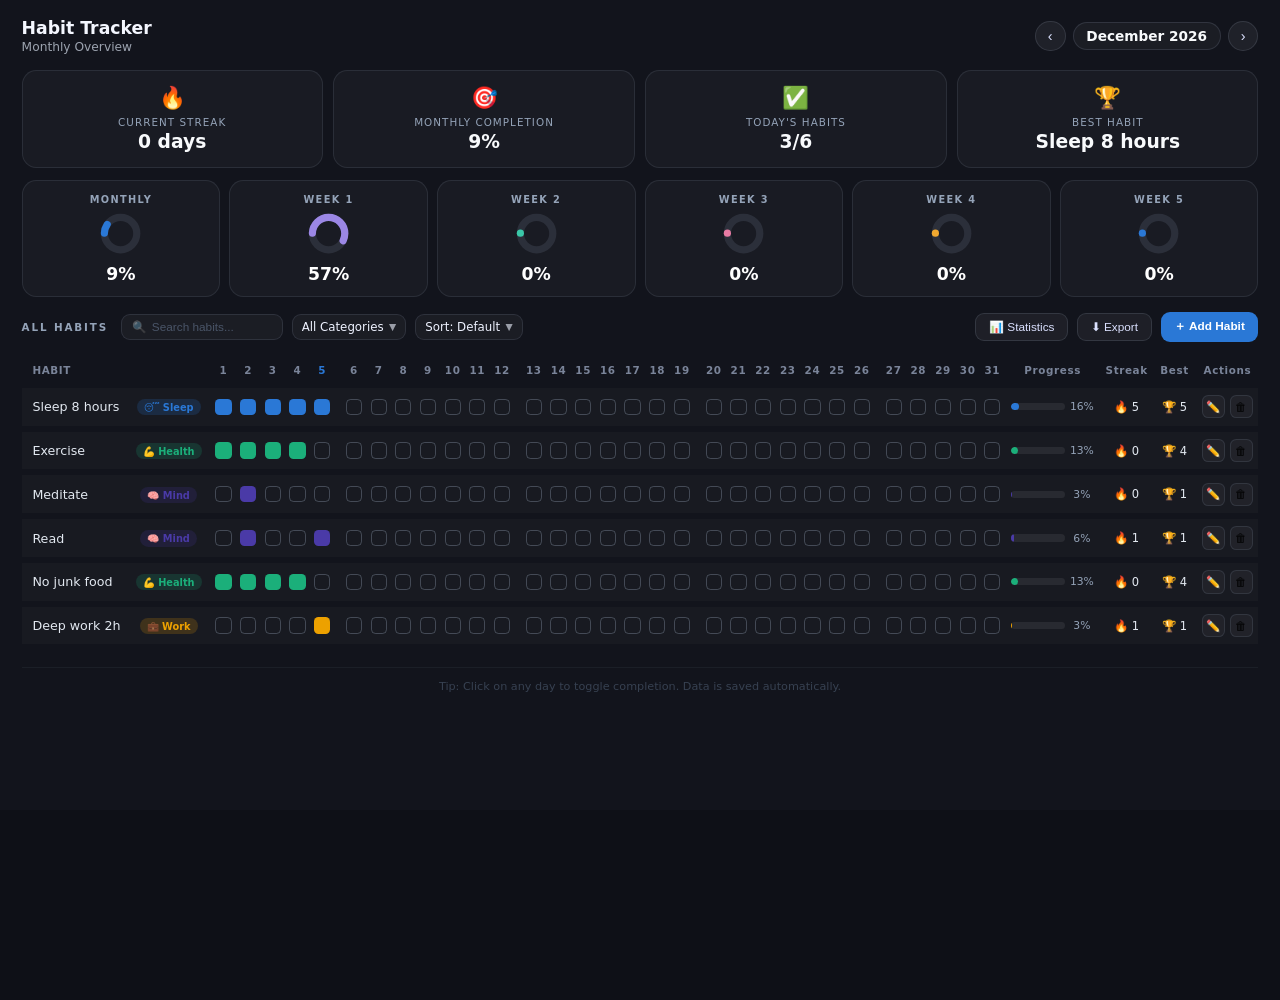
<file: index.html>
<!DOCTYPE html>
<html lang="en">

<head>
  <meta charset="UTF-8">
  <meta name="viewport" content="width=device-width, initial-scale=1.0">
  <title>Monthly Habit Tracker</title>
  <link rel="stylesheet" href="css/style.css">
</head>

<body>
  <div class="wrap">
    <div class="header">
      <div>
        <div class="title">Habit Tracker</div>
        <div class="subtitle">Monthly Overview</div>
      </div>
      <div class="month-nav">
        <button class="nav-btn" onclick="changeMonth(-1)">&#8249;</button>
        <span class="month-label" id="monthLabel"></span>
        <button class="nav-btn" onclick="changeMonth(1)">&#8250;</button>
      </div>
    </div>

    <div class="stats-grid">
      <div class="stat-card">
        <div class="stat-icon">🔥</div>
        <div class="stat-label">Current Streak</div>
        <div class="stat-value" id="streakValue">0</div>
      </div>
      <div class="stat-card">
        <div class="stat-icon">🎯</div>
        <div class="stat-label">Monthly Completion</div>
        <div class="stat-value" id="completionValue">0%</div>
      </div>
      <div class="stat-card">
        <div class="stat-icon">✅</div>
        <div class="stat-label">Today's Habits</div>
        <div class="stat-value" id="todayValue">0/0</div>
      </div>
      <div class="stat-card">
        <div class="stat-icon">🏆</div>
        <div class="stat-label">Best Habit</div>
        <div class="stat-value" id="bestHabitValue">—</div>
      </div>
    </div>

    <div class="week-summary" id="weekSummary"></div>

    <div class="toolbar">
      <span class="toolbar-title">ALL HABITS</span>
      <div class="search-wrap">
        <span class="search-icon">🔍</span>
        <input class="search-input" id="searchInput" placeholder="Search habits..." oninput="applyFilters()" />
      </div>

      <!-- Category dropdown -->
      <div class="dd-wrap" id="ddCatWrap">
        <div class="dd-trigger" id="ddCatTrigger" onclick="toggleDD('ddCat')">
          <span id="ddCatLabel">All Categories</span>
          <span class="dd-arrow">▼</span>
        </div>
        <div class="dd-menu" id="ddCatMenu"></div>
      </div>

      <!-- Sort dropdown -->
      <div class="dd-wrap" id="ddSortWrap">
        <div class="dd-trigger" id="ddSortTrigger" onclick="toggleDD('ddSort')">
          <span id="ddSortLabel">Sort: Default</span>
          <span class="dd-arrow">▼</span>
        </div>
        <div class="dd-menu" id="ddSortMenu">
          <div class="dd-item selected" data-val="default" onclick="selectDD('ddSort','default','Sort: Default')">Sort:
            Default</div>
          <div class="dd-item" data-val="name" onclick="selectDD('ddSort','name','Sort: Name')">Sort: Name</div>
          <div class="dd-item" data-val="pct" onclick="selectDD('ddSort','pct','Sort: Progress')">Sort: Progress</div>
        </div>
      </div>

      <div class="spacer"></div>
      <button class="toolbar-btn" onclick="openStats()">📊 Statistics</button>
      <button class="toolbar-btn" onclick="exportData()">⬇ Export</button>
      <button class="toolbar-btn primary" onclick="openModal()">＋ Add Habit</button>
    </div>

    <div class="table-wrap">
      <table id="habitTable">
        <thead id="tableHead"></thead>
        <tbody id="tableBody"></tbody>
      </table>
    </div>
    <div class="footer-tip">Tip: Click on any day to toggle completion. Data is saved automatically.</div>
  </div>

  <!-- Add Habit Modal -->
  <div class="modal-bg" id="modalBg">
    <div class="modal">
      <h3>Add New Habit</h3>
      <input type="text" id="habitInput" placeholder="Habit name (e.g. Read 30 min)"
        onkeydown="if(event.key==='Enter')addHabit();" />
      <label class="modal-label">Category</label>
      <!-- Modal category dropdown -->
      <div class="dd-wrap" id="ddModalCatWrap" style="width:100%;margin-bottom:4px;">
        <div class="dd-trigger" id="ddModalCatTrigger" onclick="toggleDD('ddModalCat')"
          style="width:100%;justify-content:space-between;">
          <span id="ddModalCatLabel">Sleep</span>
          <span class="dd-arrow">▼</span>
        </div>
        <div class="dd-menu modal-dd" id="ddModalCatMenu" style="width:100%;"></div>
      </div>
      <div class="modal-btns">
        <button class="btn-cancel" onclick="closeModal()">Cancel</button>
        <button class="btn-save" onclick="addHabit()">Add</button>
      </div>
    </div>
  </div>

  <!-- Create/Edit Category Modal -->
  <div class="cat-modal-bg" id="catModalBg" onclick="if(event.target===this)closeCatModal()">
    <div class="cat-modal">
      <h3 id="catModalTitle">Create New Category</h3>
      <label class="modal-label">Category Name</label>
      <input type="text" id="catNameInput" placeholder="e.g. Finance" maxlength="20" oninput="updateCatPreview()"
        onkeydown="if(event.key==='Enter')saveCategoryModal();" />
      <div class="cat-err" id="catNameErr"></div>

      <label class="modal-label">Icon</label>
      <div class="icon-row">
        <input type="text" id="catIconInput" class="icon-input" maxlength="2" value="✨" oninput="updateCatPreview()"
          placeholder="✨" />
      </div>

      <label class="modal-label">Color</label>
      <div class="color-row" id="catColorRow">
        <div class="color-custom-wrap">
          <input type="color" id="catColorCustom" value="#2a78d6" oninput="selectCatColor(this.value)"
            title="Custom color" />
        </div>
      </div>

      <div class="cat-preview" id="catPreview"></div>

      <div class="modal-btns">
        <button class="btn-cancel" onclick="closeCatModal()">Cancel</button>
        <button class="btn-save" id="catModalSaveBtn" onclick="saveCategoryModal()">Create Category</button>
      </div>
    </div>
  </div>

  <!-- Confirm Delete Modal -->
  <div class="modal-bg" id="confirmBg">
    <div class="confirm-modal">
      <h3>Delete Habit?</h3>
      <p id="confirmText">Are you sure?</p>
      <div class="modal-btns">
        <button class="btn-cancel" onclick="closeConfirm()">Cancel</button>
        <button class="btn-save btn-del-confirm" onclick="confirmDelete()">Delete</button>
      </div>
    </div>
  </div>

  <!-- Statistics Modal -->
  <div class="modal-bg" id="statsBg">
    <div class="stats-modal">
      <button class="stats-close" onclick="closeStats()">×</button>
      <h2>📊 Habit Analytics</h2>
      <div class="stats-grid-main">
        <div class="stat-box">
          <div class="stat-box-label">Current Streak</div>
          <div class="stat-box-value" id="statsStreakCurrent">0</div>
        </div>
        <div class="stat-box">
          <div class="stat-box-label">Longest Streak</div>
          <div class="stat-box-value" id="statsStreakLongest">0</div>
        </div>
        <div class="stat-box">
          <div class="stat-box-label">Total Habits</div>
          <div class="stat-box-value" id="statsTotalHabits">0</div>
        </div>
        <div class="stat-box">
          <div class="stat-box-label">Overall Completion</div>
          <div class="stat-box-value" id="statsOverallCompletion">0%</div>
        </div>
      </div>
      <div class="charts-grid">
        <div class="chart-section">
          <div class="chart-title">Weekly Completion</div><canvas id="weeklyChart" width="280" height="130"></canvas>
        </div>
        <div class="chart-section">
          <div class="chart-title">Category Breakdown</div>
          <div class="category-bars" id="categoryBars"></div>
        </div>
      </div>
      <div class="chart-section">
        <div class="chart-title">Top Performers</div>
        <div class="habits-comparison" id="habitComparison"></div>
      </div>
    </div>
  </div>
  <script src="js/app.js"></script>
</body>

</html>
</file>
<file: css/style.css>
* { box-sizing: border-box; margin: 0; padding: 0; }
html { zoom: 0.9; }
html, body { height: 100%; width: 100%; }
body {
  background: #0e1017;
  color: #e6e8ed;
  font-family: Inter, system-ui, sans-serif;
  min-height: 100vh;
}
.wrap { background: #12141c; min-height: 100vh; padding: 20px 24px; }

/* ── HEADER ── */
.header { display: flex; align-items: center; justify-content: space-between; margin-bottom: 18px; }
.title { font-size: 1.2rem; font-weight: 700; color: #f4f7ff; }
.subtitle { font-size: 0.85rem; color: #9ca3af; margin-top: 2px; }
.month-nav { display: flex; align-items: center; gap: 8px; }
.nav-btn {
  background: rgba(255,255,255,0.06); border: 1px solid rgba(148,163,184,0.18);
  color: #dbe1ff; width: 34px; height: 34px; border-radius: 50%;
  cursor: pointer; font-size: 1rem; display: flex; align-items: center; justify-content: center;
  transition: background 0.2s;
}
.nav-btn:hover { background: rgba(255,255,255,0.12); }
.month-label {
  font-size: 0.95rem; font-weight: 600; color: #f8fafc;
  min-width: 90px; text-align: center; padding: 6px 14px;
  border: 1px solid rgba(148,163,184,0.18); border-radius: 20px;
  background: rgba(255,255,255,0.04);
}
.sun-btn {
  background: rgba(255,255,255,0.06); border: 1px solid rgba(148,163,184,0.18);
  width: 34px; height: 34px; border-radius: 50%; cursor: pointer; font-size: 1rem;
  display: flex; align-items: center; justify-content: center;
}

/* ── STAT CARDS ── */
.stats-grid { display: grid; grid-template-columns: repeat(4,1fr); gap: 12px; margin-bottom: 14px; }
.stat-card {
  background: rgba(255,255,255,0.03); border: 1px solid rgba(148,163,184,0.14);
  border-radius: 16px; padding: 16px 18px; text-align: center;
}
.stat-icon { font-size: 1.5rem; margin-bottom: 6px; }
.stat-label { font-size: 0.72rem; color: #94a3b8; letter-spacing: 0.1em; text-transform: uppercase; margin-bottom: 4px; }
.stat-value { font-size: 1.3rem; font-weight: 700; color: #f8fafc; }

/* ── WEEK CARDS ── */
.week-summary { display: grid; grid-template-columns: repeat(6,1fr); gap: 10px; margin-bottom: 16px; }
.week-card {
  background: rgba(255,255,255,0.03); border: 1px solid rgba(148,163,184,0.14);
  border-radius: 16px; padding: 14px 10px; text-align: center;
  transition: transform 0.2s, border-color 0.2s; cursor: default;
}
.week-card:hover { transform: translateY(-2px); border-color: rgba(148,163,184,0.3); }
.wlabel { font-size: 0.68rem; color: #94a3b8; letter-spacing: 0.14em; text-transform: uppercase; font-weight: 600; margin-bottom: 8px; }
.wpct { font-size: 1.2rem; font-weight: 800; color: #fff; margin-top: 6px; }
.donut { width: 48px; height: 48px; margin: 0 auto; }
.donut circle { fill: none; stroke-width: 6; }
.donut .track { stroke: rgba(148,163,184,0.15); }

/* ── CUSTOM DROPDOWN ── */
.dd-wrap {
  position: relative;
  display: inline-block;
}
.dd-trigger {
  display: flex; align-items: center; gap: 6px;
  background: rgba(255,255,255,0.04);
  border: 1px solid rgba(148,163,184,0.16);
  color: #eef2ff; padding: 6px 10px;
  border-radius: 10px; font-size: 0.82rem;
  cursor: pointer; user-select: none;
  white-space: nowrap;
  transition: border-color 0.2s, background 0.2s;
}
.dd-trigger:hover { border-color: rgba(148,163,184,0.3); background: rgba(255,255,255,0.07); }
.dd-trigger.open { border-color: rgba(42,122,214,0.5); background: rgba(255,255,255,0.07); }
.dd-arrow { font-size: 0.65rem; opacity: 0.6; transition: transform 0.2s; }
.dd-trigger.open .dd-arrow { transform: rotate(180deg); }
.dd-menu {
  display: none;
  position: absolute;
  top: calc(100% + 4px);
  left: 0;
  min-width: 100%;
  background: #1a1e2e;
  border: 1px solid rgba(148,163,184,0.2);
  border-radius: 12px;
  overflow: hidden;
  z-index: 200;
  box-shadow: 0 16px 40px rgba(0,0,0,0.5);
  padding: 4px;
}
.dd-menu.open { display: block; }
.dd-item {
  padding: 8px 12px;
  font-size: 0.83rem;
  color: #cbd5e1;
  cursor: pointer;
  border-radius: 8px;
  transition: background 0.15s, color 0.15s;
  white-space: nowrap;
}
.dd-item:hover { background: rgba(42,122,214,0.15); color: #fff; }
.dd-item.selected { background: #2a78d6; color: #fff; font-weight: 600; }

/* modal dropdown (larger) */
.dd-menu.modal-dd { min-width: 100%; }

/* scrollable dropdown list */
.dd-menu {
  max-height: 240px;
  overflow-y: auto;
}
.dd-menu::-webkit-scrollbar { width: 8px; }
.dd-menu::-webkit-scrollbar-track { background: transparent; }
.dd-menu::-webkit-scrollbar-thumb {
  background: rgba(148,163,184,0.35);
  border-radius: 8px;
}
.dd-menu::-webkit-scrollbar-thumb:hover { background: rgba(148,163,184,0.55); }

/* ── TOOLBAR ── */
.toolbar { display: flex; align-items: center; gap: 10px; margin-bottom: 10px; flex-wrap: nowrap; }
.toolbar-title {
  font-size: 0.72rem; color: #94a3b8; letter-spacing: 0.18em;
  font-weight: 700; text-transform: uppercase; white-space: nowrap; margin-right: 4px;
}
.search-wrap {
  display: flex; align-items: center; gap: 6px;
  background: rgba(255,255,255,0.04); border: 1px solid rgba(148,163,184,0.16);
  border-radius: 10px; padding: 6px 12px; flex: 0 0 180px;
}
.search-icon { font-size: 0.8rem; opacity: 0.5; }
.search-input { background: none; border: none; outline: none; color: #eef2ff; font-size: 0.82rem; width: 100%; }
.search-input::placeholder { color: #4a5568; }
.spacer { flex: 1; }
.toolbar-btn {
  background: rgba(255,255,255,0.05); border: 1px solid rgba(148,163,184,0.18);
  color: #dbe1ff; padding: 7px 14px; border-radius: 10px; cursor: pointer;
  font-size: 0.82rem; white-space: nowrap; transition: background 0.2s;
  display: flex; align-items: center; gap: 6px;
}
.toolbar-btn:hover { background: rgba(255,255,255,0.1); }
.toolbar-btn.primary { background: #2a78d6; border-color: transparent; color: #fff; font-weight: 600; }
.toolbar-btn.primary:hover { background: #3b8ae8; }

/* ── TABLE ── */
.table-wrap { overflow-x: auto; }
table { width: 100%; border-collapse: separate; border-spacing: 0 7px; font-size: 0.82rem; }
th {
  color: #7a8499; font-weight: 600; padding: 8px 4px 6px;
  text-align: center; font-size: 0.72rem; letter-spacing: 0.06em; white-space: nowrap;
}
th.habit-col { text-align: left; padding-left: 12px; min-width: 110px; }
td { padding: 8px 4px; text-align: center; vertical-align: middle; }
tbody tr {
  background: rgba(255,255,255,0.025); border: 1px solid rgba(148,163,184,0.1);
  border-radius: 12px; transition: background 0.2s;
}
tbody tr:hover { background: rgba(255,255,255,0.05); }
td.habit-name { text-align: left; color: #e2e8f0; font-size: 0.88rem; font-weight: 500; padding-left: 12px; white-space: nowrap; }
td.cat-tag { padding-right: 8px; }
.tag { font-size: 0.68rem; padding: 3px 8px; border-radius: 999px; white-space: nowrap; font-weight: 600; }
.tag-sleep  { background: rgba(42,122,214,0.18); color: #9ec7ff; }
.tag-health { background: rgba(27,175,122,0.18); color: #9befcd; }
.tag-mind   { background: rgba(74,58,167,0.18);  color: #cbbef7; }
.tag-work   { background: rgba(237,161,0,0.18);  color: #f8d57d; }
.tag-social { background: rgba(232,123,164,0.18);color: #f7a9d0; }
.cb {
  width: 18px; height: 18px; border-radius: 5px;
  border: 1.5px solid rgba(148,163,184,0.35); cursor: pointer;
  display: inline-block; transition: transform 0.15s, background 0.15s; vertical-align: middle;
}
.cb:hover { transform: scale(1.1); border-color: rgba(148,163,184,0.7); }
.cb.done { border-color: transparent; }
@keyframes checkPulse { 0%{transform:scale(0.85)} 70%{transform:scale(1.1)} 100%{transform:scale(1)} }
.cb.done { animation: checkPulse 0.2s ease; }
.cb-sleep.done  { background: #2a78d6; }
.cb-health.done { background: #1baf7a; }
.cb-mind.done   { background: #4a3aa7; }
.cb-work.done   { background: #eda100; }
.cb-social.done { background: #e87ba4; }
.cb.done[style*="background"] { border-color: transparent; }
.prog-wrap { display: flex; align-items: center; gap: 5px; justify-content: center; min-width: 90px; }
.progress-bar-wrap { width: 60px; height: 8px; background: rgba(255,255,255,0.07); border-radius: 999px; overflow: hidden; flex-shrink: 0; }
.progress-bar-fill { height: 100%; border-radius: 999px; transition: width 0.3s ease; }
.pct-text { font-size: 0.75rem; color: #94a3b8; min-width: 28px; }
.streak-cell, .best-cell { font-size: 0.8rem; color: #e2e8f0; white-space: nowrap; text-align: center; min-width: 46px; }
.action-btns { display: flex; gap: 5px; justify-content: center; align-items: center; }
.btn-edit, .btn-del {
  background: rgba(255,255,255,0.04); border: 1px solid rgba(148,163,184,0.15);
  cursor: pointer; width: 26px; height: 26px; border-radius: 7px;
  display: flex; align-items: center; justify-content: center; font-size: 0.8rem;
  transition: background 0.2s, transform 0.2s;
}
.btn-edit:hover { background: rgba(42,122,214,0.2); transform: translateY(-1px); }
.btn-del:hover  { background: rgba(192,57,43,0.2);  transform: translateY(-1px); }
.week-sep { width: 5px; }
.inline-edit-wrap { display: flex; align-items: center; gap: 5px; }
.inline-edit-name {
  background: rgba(255,255,255,0.05); border: 1px solid rgba(148,163,184,0.24);
  color: #eef2ff; padding: 6px 9px; border-radius: 10px; font-size: 0.85rem; width: 130px; outline: none;
}
.btn-confirm { background: #1baf7a; border: none; color: #fff; border-radius: 8px; cursor: pointer; font-size: 0.82rem; padding: 6px 10px; }
.btn-cancel-inline {
  font-size: 0.75rem; padding: 4px 7px;
  background: rgba(255,255,255,0.06); border: 1px solid rgba(255,255,255,0.1);
  border-radius: 6px; cursor: pointer; color: #94a3b8;
}
.footer-tip { text-align: center; font-size: 0.78rem; color: #374151; margin-top: 18px; padding-top: 14px; border-top: 1px solid rgba(148,163,184,0.07); }

/* ── MODAL ── */
.modal-bg { display: none; position: fixed; inset: 0; background: rgba(0,0,0,0.7); z-index: 100; align-items: center; justify-content: center; }
.modal-bg.open { display: flex; }
.modal { background: #0c101c; border: 1px solid rgba(148,163,184,0.18); border-radius: 20px; padding: 24px; width: min(340px,94%); box-shadow: 0 40px 80px rgba(0,0,0,0.4); }
.modal h3 { font-size: 1.05rem; color: #f8fafc; margin-bottom: 16px; }
.modal input {
  width: 100%; background: rgba(255,255,255,0.04); border: 1px solid rgba(148,163,184,0.16);
  color: #eef2ff; padding: 11px 13px; border-radius: 12px; font-size: 0.9rem; margin-bottom: 11px; outline: none;
}
.modal-label { font-size: 0.78rem; color: #94a3b8; text-transform: uppercase; letter-spacing: 0.08em; margin-bottom: 6px; display: block; }
.modal-btns { display: flex; gap: 10px; justify-content: flex-end; margin-top: 16px; }
.modal-btns button { padding: 9px 15px; border-radius: 12px; border: 1px solid rgba(148,163,184,0.18); cursor: pointer; font-size: 0.9rem; }
.btn-cancel { background: rgba(255,255,255,0.05); color: #cbd5e1; }
.btn-save   { background: #2a78d6; color: #fff; border-color: transparent; }
.confirm-modal { background: #0c101c; border: 1px solid rgba(192,57,43,0.24); border-radius: 20px; padding: 22px; width: min(320px,94%); }
.confirm-modal h3 { font-size: 0.98rem; color: #f8fafc; margin-bottom: 9px; }
.confirm-modal p  { font-size: 0.9rem; color: #cbd5e1; margin-bottom: 16px; }
.btn-del-confirm { background: #c0392b; color: #fff; border-color: transparent; }
/* ── CATEGORY DROPDOWN ITEMS (dynamic) ── */
.dd-item-cat { display: flex; align-items: center; justify-content: space-between; gap: 8px; cursor: pointer; }
.dd-item-cat-main { display: flex; align-items: center; gap: 7px; min-width: 0; flex: 1; }
.dd-item-cat-icon { font-size: 0.9rem; line-height: 1; flex-shrink: 0; }
.dd-item-cat-dot { width: 8px; height: 8px; border-radius: 50%; flex-shrink: 0; }
.dd-item-create { display: flex; align-items: center; gap: 7px; color: #7fb4f5; font-weight: 600; border-top: 1px solid rgba(148,163,184,0.14); margin-top: 4px; padding-top: 9px; }
.dd-item-create:hover { background: rgba(42,122,214,0.15); color: #9ec7ff; }
.dd-item-cat-actions { display: none; align-items: center; gap: 4px; flex-shrink: 0; }
.dd-item-cat:hover .dd-item-cat-actions { display: flex; }
.dd-item-cat-actions button {
  background: rgba(255,255,255,0.06); border: none; color: #cbd5e1; width: 20px; height: 20px;
  border-radius: 5px; cursor: pointer; font-size: 0.65rem; display: flex; align-items: center; justify-content: center;
  transition: background 0.15s, color 0.15s;
}
.dd-item-cat-actions button:hover.edit-cat-btn { background: rgba(42,122,214,0.3); color: #fff; }
.dd-item-cat-actions button:hover.del-cat-btn  { background: rgba(192,57,43,0.35); color: #fff; }

/* ── CATEGORY MODAL ── */
.cat-modal-bg {
  display: none; position: fixed; inset: 0; background: rgba(0,0,0,0.7); z-index: 300;
  align-items: center; justify-content: center; opacity: 0; transition: opacity 0.2s ease;
}
.cat-modal-bg.open { display: flex; }
.cat-modal-bg.show { opacity: 1; }
.cat-modal {
  background: #0c101c; border: 1px solid rgba(148,163,184,0.18); border-radius: 20px;
  padding: 22px; width: min(320px,92%); box-shadow: 0 40px 80px rgba(0,0,0,0.45);
  transform: scale(0.92) translateY(8px); opacity: 0; transition: transform 0.22s cubic-bezier(.2,.9,.3,1.2), opacity 0.2s ease;
}
.cat-modal-bg.show .cat-modal { transform: scale(1) translateY(0); opacity: 1; }
.cat-modal h3 { font-size: 1rem; color: #f8fafc; margin-bottom: 16px; }
.cat-modal input[type="text"] {
  width: 100%; background: rgba(255,255,255,0.04); border: 1px solid rgba(148,163,184,0.16);
  color: #eef2ff; padding: 10px 12px; border-radius: 12px; font-size: 0.88rem; margin-bottom: 12px; outline: none;
  transition: border-color 0.15s;
}
.cat-modal input[type="text"]:focus { border-color: rgba(42,122,214,0.6); }
.cat-modal .modal-label { margin-bottom: 7px; }
.cat-err { font-size: 0.75rem; color: #f0867a; min-height: 1em; margin: -7px 0 9px; }
.icon-row { display: flex; align-items: center; gap: 8px; margin-bottom: 14px; }
.icon-input {
  width: 60px; height: 40px; text-align: center; font-size: 1.2rem; flex-shrink: 0;
  background: rgba(255,255,255,0.04); border: 1px solid rgba(148,163,184,0.16); border-radius: 11px;
  color: #eef2ff; outline: none; transition: border-color 0.15s;
}
.icon-input:focus { border-color: rgba(42,122,214,0.6); }
.color-row { display: flex; align-items: center; gap: 8px; flex-wrap: wrap; margin-bottom: 4px; }
.color-swatch {
  width: 26px; height: 26px; border-radius: 50%; cursor: pointer; border: 2px solid transparent;
  transition: transform 0.15s, border-color 0.15s; position: relative;
}
.color-swatch:hover { transform: scale(1.15); }
.color-swatch.selected { border-color: #fff; box-shadow: 0 0 0 2px rgba(0,0,0,0.6); }
.color-swatch.selected::after { content: '✓'; position: absolute; inset:0; display:flex; align-items:center; justify-content:center; color:#fff; font-size:0.7rem; text-shadow:0 1px 2px rgba(0,0,0,0.6); }
.color-custom-wrap { position: relative; width: 26px; height: 26px; }
.color-custom-wrap input[type="color"] {
  width: 26px; height: 26px; border: none; border-radius: 50%; cursor: pointer; padding: 0;
  background: conic-gradient(red,yellow,lime,cyan,blue,magenta,red);
}
.color-custom-wrap input[type="color"]::-webkit-color-swatch-wrapper { padding: 0; border-radius: 50%; }
.color-custom-wrap input[type="color"]::-webkit-color-swatch { border: 2px solid rgba(255,255,255,0.3); border-radius: 50%; }
.cat-preview { display: flex; align-items: center; gap: 8px; margin: 14px 0 2px; padding: 10px 12px; background: rgba(255,255,255,0.03); border: 1px solid rgba(148,163,184,0.12); border-radius: 12px; }
.cat-preview-label { font-size: 0.74rem; color: #94a3b8; text-transform: uppercase; letter-spacing: 0.07em; margin-right: 2px; }

.stats-modal { background: #0c101c; border: 1px solid rgba(148,163,184,0.18); border-radius: 24px; padding: 28px; width: min(780px,92vw); max-height: 85vh; overflow-y: auto; position: relative; }
.stats-modal h2 { font-size: 1.3rem; color: #f8fafc; margin-bottom: 20px; }
.stats-close { position: absolute; top: 18px; right: 18px; background: rgba(255,255,255,0.05); border: 1px solid rgba(148,163,184,0.18); color: #cbd5e1; width: 36px; height: 36px; border-radius: 9px; cursor: pointer; font-size: 1.1rem; }
.stats-grid-main { display: grid; grid-template-columns: repeat(auto-fit,minmax(160px,1fr)); gap: 14px; margin-bottom: 20px; }
.stat-box { background: rgba(255,255,255,0.03); border: 1px solid rgba(148,163,184,0.13); border-radius: 14px; padding: 14px; text-align: center; }
.stat-box-label { font-size: 0.78rem; color: #94a3b8; text-transform: uppercase; letter-spacing: 0.07em; margin-bottom: 6px; }
.stat-box-value { font-size: 1.6rem; font-weight: 800; color: #f8fafc; }
.charts-grid { display: grid; grid-template-columns: repeat(auto-fit,minmax(280px,1fr)); gap: 16px; margin-bottom: 20px; }
.chart-section { background: rgba(255,255,255,0.02); border: 1px solid rgba(148,163,184,0.11); border-radius: 14px; padding: 16px; }
.chart-title { font-size: 0.9rem; font-weight: 600; color: #e2e8f0; margin-bottom: 10px; }
.category-bars { display: flex; flex-direction: column; gap: 10px; }
.category-bar { display: flex; align-items: center; gap: 9px; }
.category-bar-label { font-size: 0.82rem; color: #cbd5e1; min-width: 90px; }
.category-bar-track { flex:1; height:7px; background: rgba(255,255,255,0.06); border-radius:999px; overflow:hidden; }
.category-bar-fill { height:100%; border-radius:999px; transition: width 0.3s; }
.habits-comparison { display: grid; grid-template-columns: 1fr 1fr; gap: 10px; margin-top: 14px; }
.habit-card { background: rgba(255,255,255,0.03); border: 1px solid rgba(148,163,184,0.11); border-radius: 10px; padding: 11px; text-align: center; }
.habit-card-label { font-size: 0.75rem; color: #94a3b8; text-transform: uppercase; margin-bottom: 5px; }
.habit-card-name { font-size: 0.9rem; color: #f8fafc; font-weight: 600; }

/* ══════════════════ RESPONSIVE (mobile/tablet) — desktop rules above stay untouched ══════════════════ */
@media (max-width: 900px) {
  html { zoom: 1; } /* zoom:0.9 was desktop-only tuning; fights the viewport scale on mobile */
  .wrap { padding: 16px 14px; }

  .header { flex-wrap: wrap; row-gap: 10px; }
  .title { font-size: 1.1rem; }
  .month-nav { width: 100%; justify-content: space-between; }

  .stats-grid { grid-template-columns: repeat(2, 1fr); gap: 10px; }
  .stat-card { padding: 13px 12px; }

  .week-summary { grid-template-columns: repeat(3, 1fr); gap: 8px; }
  .donut { width: 42px; height: 42px; }

  .toolbar { flex-wrap: wrap; row-gap: 8px; }
  .toolbar-title { width: 100%; }
  .search-wrap { flex: 1 1 100%; order: -1; }
  .spacer { flex-basis: 100%; height: 0; }
  #ddCatWrap, #ddSortWrap { flex: 1 1 calc(50% - 5px); }
  #ddCatTrigger, #ddSortTrigger { width: 100%; justify-content: space-between; }
  .toolbar-btn { flex: 1 1 auto; justify-content: center; }

  .table-wrap { margin: 0 -14px; padding: 0 14px; width: calc(100% + 28px); -webkit-overflow-scrolling: touch; }

  .modal, .cat-modal { width: min(360px, 92vw); padding: 20px; }
  .stats-modal { padding: 20px; width: min(94vw, 780px); }
  .charts-grid { grid-template-columns: 1fr; }
}

@media (max-width: 520px) {
  .wrap { padding: 12px 10px; }
  .title { font-size: 1rem; }
  .subtitle { font-size: 0.78rem; }

  .stats-grid { grid-template-columns: repeat(2, 1fr); gap: 8px; }
  .stat-icon { font-size: 1.2rem; margin-bottom: 4px; }
  .stat-value { font-size: 1.05rem; }
  .stat-label { font-size: 0.65rem; }

  .week-summary { grid-template-columns: repeat(2, 1fr); gap: 8px; }

  .toolbar-btn { font-size: 0.78rem; padding: 7px 10px; }
  .dd-trigger { font-size: 0.78rem; padding: 7px 10px; }

  th.habit-col { min-width: 90px; }
  td.habit-name { font-size: 0.82rem; }
  .inline-edit-name { width: 100px; }

  .stats-grid-main { grid-template-columns: repeat(2, 1fr); }
  .habits-comparison { grid-template-columns: 1fr; }
}
</file>
